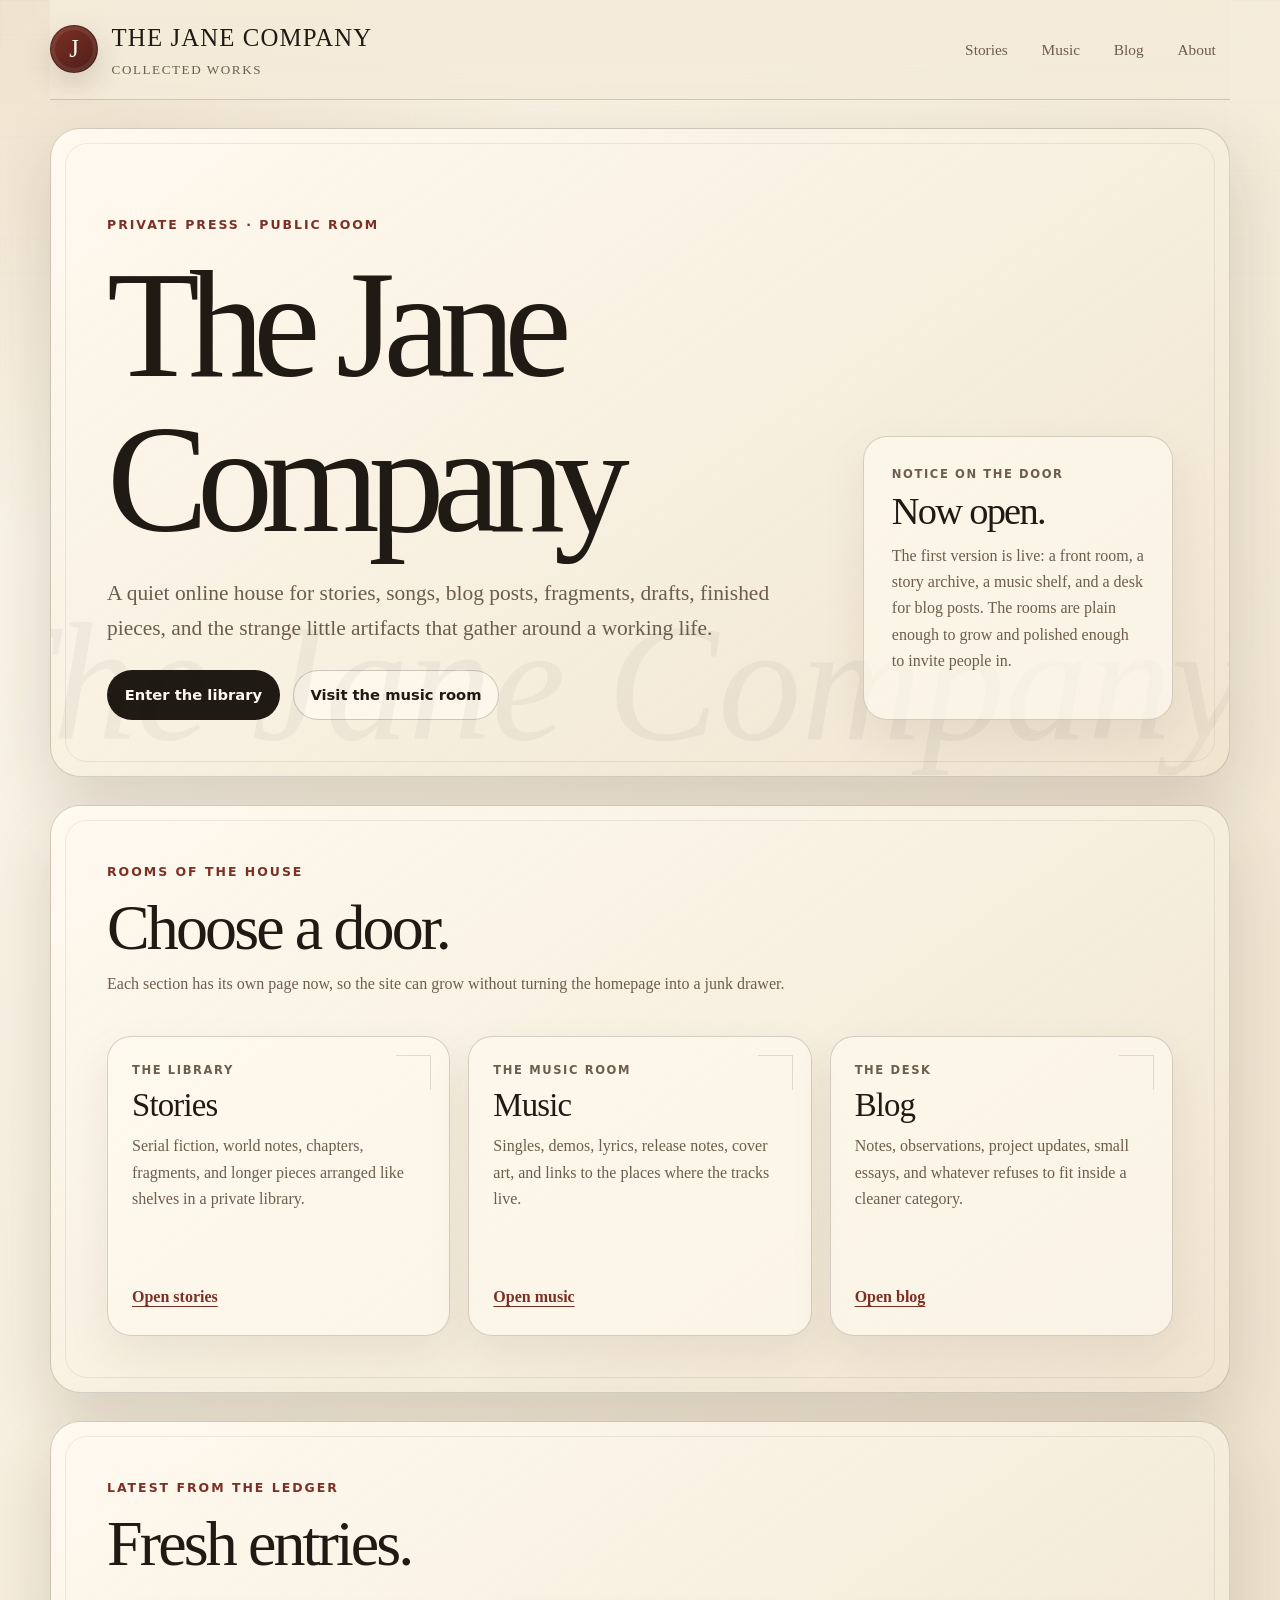
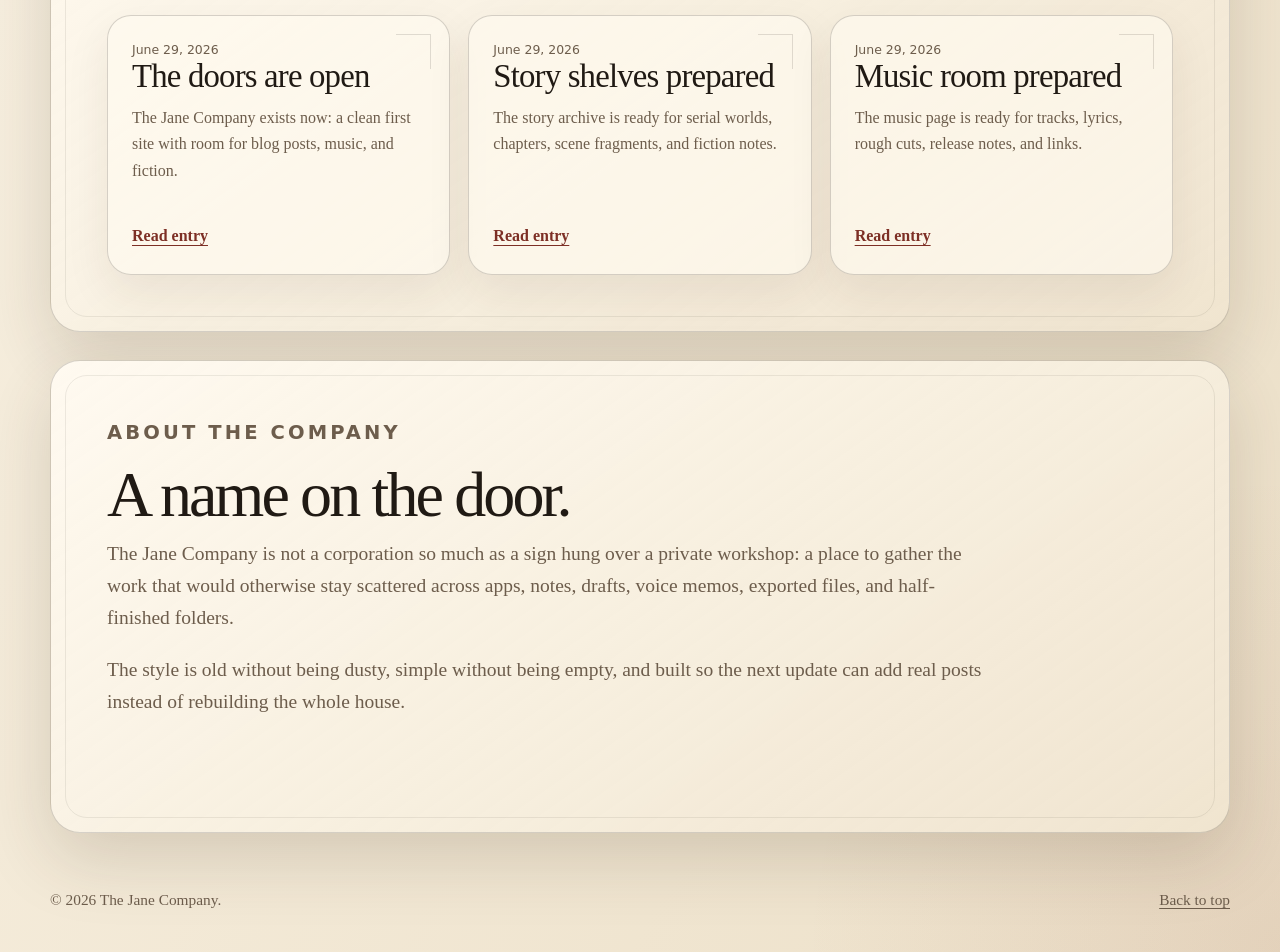
<file: index.html>
<!doctype html>
<html lang="en">
<head>
  <meta charset="utf-8" />
  <meta name="viewport" content="width=device-width, initial-scale=1" />
  <title>The Jane Company</title>
  <meta name="description" content="The Jane Company: stories, music, blog posts, notes, and collected works by Jane." />
  <meta name="theme-color" content="#efe6d2" />
  <link rel="stylesheet" href="styles.css" />
</head>
<body>
  <div class="site-shell">
    <header class="site-header" id="top">
      <a class="brand" href="index.html" aria-label="The Jane Company home">
        <span class="brand-mark">J</span>
        <span>
          <span class="brand-name">The Jane Company</span>
          <span class="brand-line">Collected works</span>
        </span>
      </a>

      <button class="menu-toggle" type="button" aria-label="Open navigation" aria-expanded="false">
        <span></span>
        <span></span>
      </button>

      <nav class="site-nav" aria-label="Primary navigation">
        <a href="stories/">Stories</a>
        <a href="music/">Music</a>
        <a href="blog/">Blog</a>
        <a href="#about">About</a>
      </nav>
    </header>

    <main>
      <section class="hero section-panel" aria-labelledby="hero-title">
        <div class="hero-copy">
          <p class="eyebrow">Private press · public room</p>
          <h1 id="hero-title">The Jane Company</h1>
          <p class="hero-text">
            A quiet online house for stories, songs, blog posts, fragments, drafts, finished pieces, and the strange little artifacts that gather around a working life.
          </p>
          <div class="hero-actions" aria-label="Featured links">
            <a class="button primary" href="stories/">Enter the library</a>
            <a class="button" href="music/">Visit the music room</a>
          </div>
        </div>

        <aside class="notice-card" aria-label="Current notice">
          <p class="notice-label">Notice on the door</p>
          <h2>Now open.</h2>
          <p>
            The first version is live: a front room, a story archive, a music shelf, and a desk for blog posts. The rooms are plain enough to grow and polished enough to invite people in.
          </p>
        </aside>
      </section>

      <section class="collection section-panel" aria-labelledby="rooms-title">
        <div class="section-heading">
          <p class="eyebrow">Rooms of the house</p>
          <h2 id="rooms-title">Choose a door.</h2>
          <p>Each section has its own page now, so the site can grow without turning the homepage into a junk drawer.</p>
        </div>

        <div class="card-grid feature-grid">
          <article class="work-card feature-card">
            <p class="card-kicker">The Library</p>
            <h3>Stories</h3>
            <p>
              Serial fiction, world notes, chapters, fragments, and longer pieces arranged like shelves in a private library.
            </p>
            <a href="stories/">Open stories</a>
          </article>

          <article class="work-card feature-card">
            <p class="card-kicker">The Music Room</p>
            <h3>Music</h3>
            <p>
              Singles, demos, lyrics, release notes, cover art, and links to the places where the tracks live.
            </p>
            <a href="music/">Open music</a>
          </article>

          <article class="work-card feature-card">
            <p class="card-kicker">The Desk</p>
            <h3>Blog</h3>
            <p>
              Notes, observations, project updates, small essays, and whatever refuses to fit inside a cleaner category.
            </p>
            <a href="blog/">Open blog</a>
          </article>
        </div>
      </section>

      <section class="ledger section-panel" aria-labelledby="ledger-title">
        <div class="section-heading">
          <p class="eyebrow">Latest from the ledger</p>
          <h2 id="ledger-title">Fresh entries.</h2>
        </div>

        <div class="post-list" data-post-list data-limit="3">
          <article class="post-card">
            <h3>Loading entries</h3>
            <p>The desk is opening the archive.</p>
          </article>
        </div>
      </section>

      <section class="about section-panel" id="about" aria-labelledby="about-title">
        <div class="section-heading narrow">
          <p class="eyebrow">About the company</p>
          <h2 id="about-title">A name on the door.</h2>
          <p>
            The Jane Company is not a corporation so much as a sign hung over a private workshop: a place to gather the work that would otherwise stay scattered across apps, notes, drafts, voice memos, exported files, and half-finished folders.
          </p>
          <p>
            The style is old without being dusty, simple without being empty, and built so the next update can add real posts instead of rebuilding the whole house.
          </p>
        </div>
      </section>
    </main>

    <footer class="site-footer">
      <p>© <span id="year"></span> The Jane Company.</p>
      <a href="#top">Back to top</a>
    </footer>
  </div>

  <script src="script.js"></script>
  <script src="supabase-config.js"></script>
  <script src="content-loader.js" data-posts-url="content/posts.json" data-post-base="post/"></script>
</body>
</html>
</file>
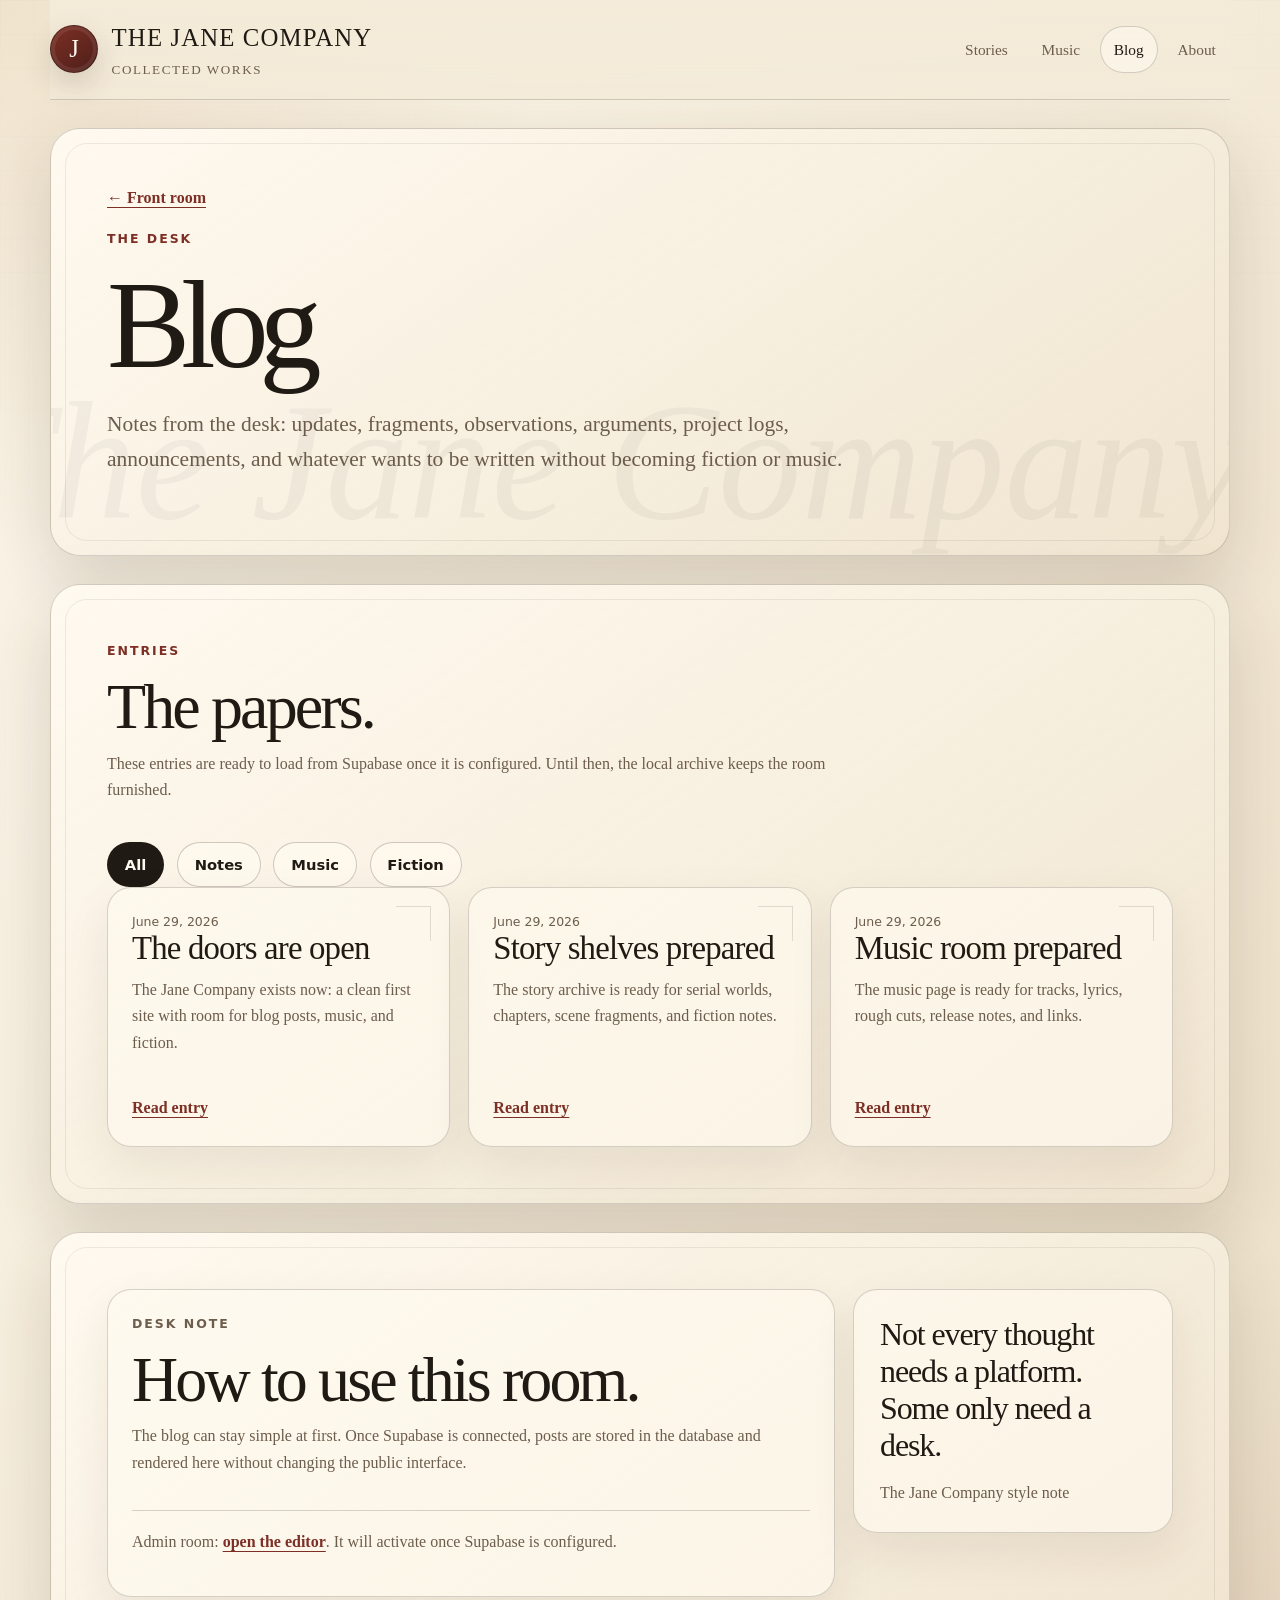
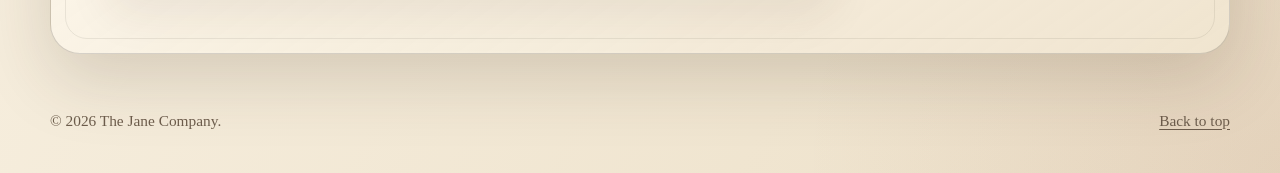
<file: blog/index.html>
<!doctype html>
<html lang="en">
<head>
  <meta charset="utf-8" />
  <meta name="viewport" content="width=device-width, initial-scale=1" />
  <title>Blog · The Jane Company</title>
  <meta name="description" content="Blog posts, notes, essays, updates, and observations from The Jane Company." />
  <meta name="theme-color" content="#efe6d2" />
  <link rel="stylesheet" href="../styles.css" />
</head>
<body>
  <div class="site-shell">
    <header class="site-header" id="top">
      <a class="brand" href="../" aria-label="The Jane Company home">
        <span class="brand-mark">J</span>
        <span>
          <span class="brand-name">The Jane Company</span>
          <span class="brand-line">Collected works</span>
        </span>
      </a>

      <button class="menu-toggle" type="button" aria-label="Open navigation" aria-expanded="false">
        <span></span>
        <span></span>
      </button>

      <nav class="site-nav" aria-label="Primary navigation">
        <a href="../stories/">Stories</a>
        <a href="../music/">Music</a>
        <a href="../blog/" aria-current="page">Blog</a>
        <a href="../#about">About</a>
      </nav>
    </header>

    <main>
      <section class="page-hero section-panel" aria-labelledby="blog-title">
        <div>
          <a class="back-link" href="../">← Front room</a>
          <p class="eyebrow">The Desk</p>
          <h1 id="blog-title">Blog</h1>
          <p class="hero-text">
            Notes from the desk: updates, fragments, observations, arguments, project logs, announcements, and whatever wants to be written without becoming fiction or music.
          </p>
        </div>
      </section>

      <section class="journal section-panel" aria-labelledby="entries-title">
        <div class="section-heading">
          <p class="eyebrow">Entries</p>
          <h2 id="entries-title">The papers.</h2>
          <p>These entries are ready to load from Supabase once it is configured. Until then, the local archive keeps the room furnished.</p>
        </div>

        <div class="filter-row" aria-label="Post filters">
          <button class="filter-button active" type="button" data-filter="all">All</button>
          <button class="filter-button" type="button" data-filter="notes">Notes</button>
          <button class="filter-button" type="button" data-filter="music">Music</button>
          <button class="filter-button" type="button" data-filter="fiction">Fiction</button>
        </div>

        <div class="post-list" id="post-list" data-post-list>
          <article class="post-card">
            <h3>Loading entries</h3>
            <p>The desk is opening the archive.</p>
          </article>
        </div>
      </section>

      <section class="section-panel split-layout" aria-labelledby="desk-note-title">
        <article class="essay-card">
          <p class="eyebrow">Desk note</p>
          <h2 id="desk-note-title">How to use this room.</h2>
          <p>
            The blog can stay simple at first. Once Supabase is connected, posts are stored in the database and rendered here without changing the public interface.
          </p>
          <p class="editorial-note">
            Admin room: <a href="../admin/">open the editor</a>. It will activate once Supabase is configured.
          </p>
        </article>

        <aside class="quote-card">
          <blockquote>Not every thought needs a platform. Some only need a desk.</blockquote>
          <cite>The Jane Company style note</cite>
        </aside>
      </section>
    </main>

    <footer class="site-footer">
      <p>© <span id="year"></span> The Jane Company.</p>
      <a href="#top">Back to top</a>
    </footer>
  </div>

  <script src="../script.js"></script>
  <script src="../supabase-config.js"></script>
  <script src="../content-loader.js" data-posts-url="../content/posts.json" data-post-base="../post/"></script>
</body>
</html>
</file>
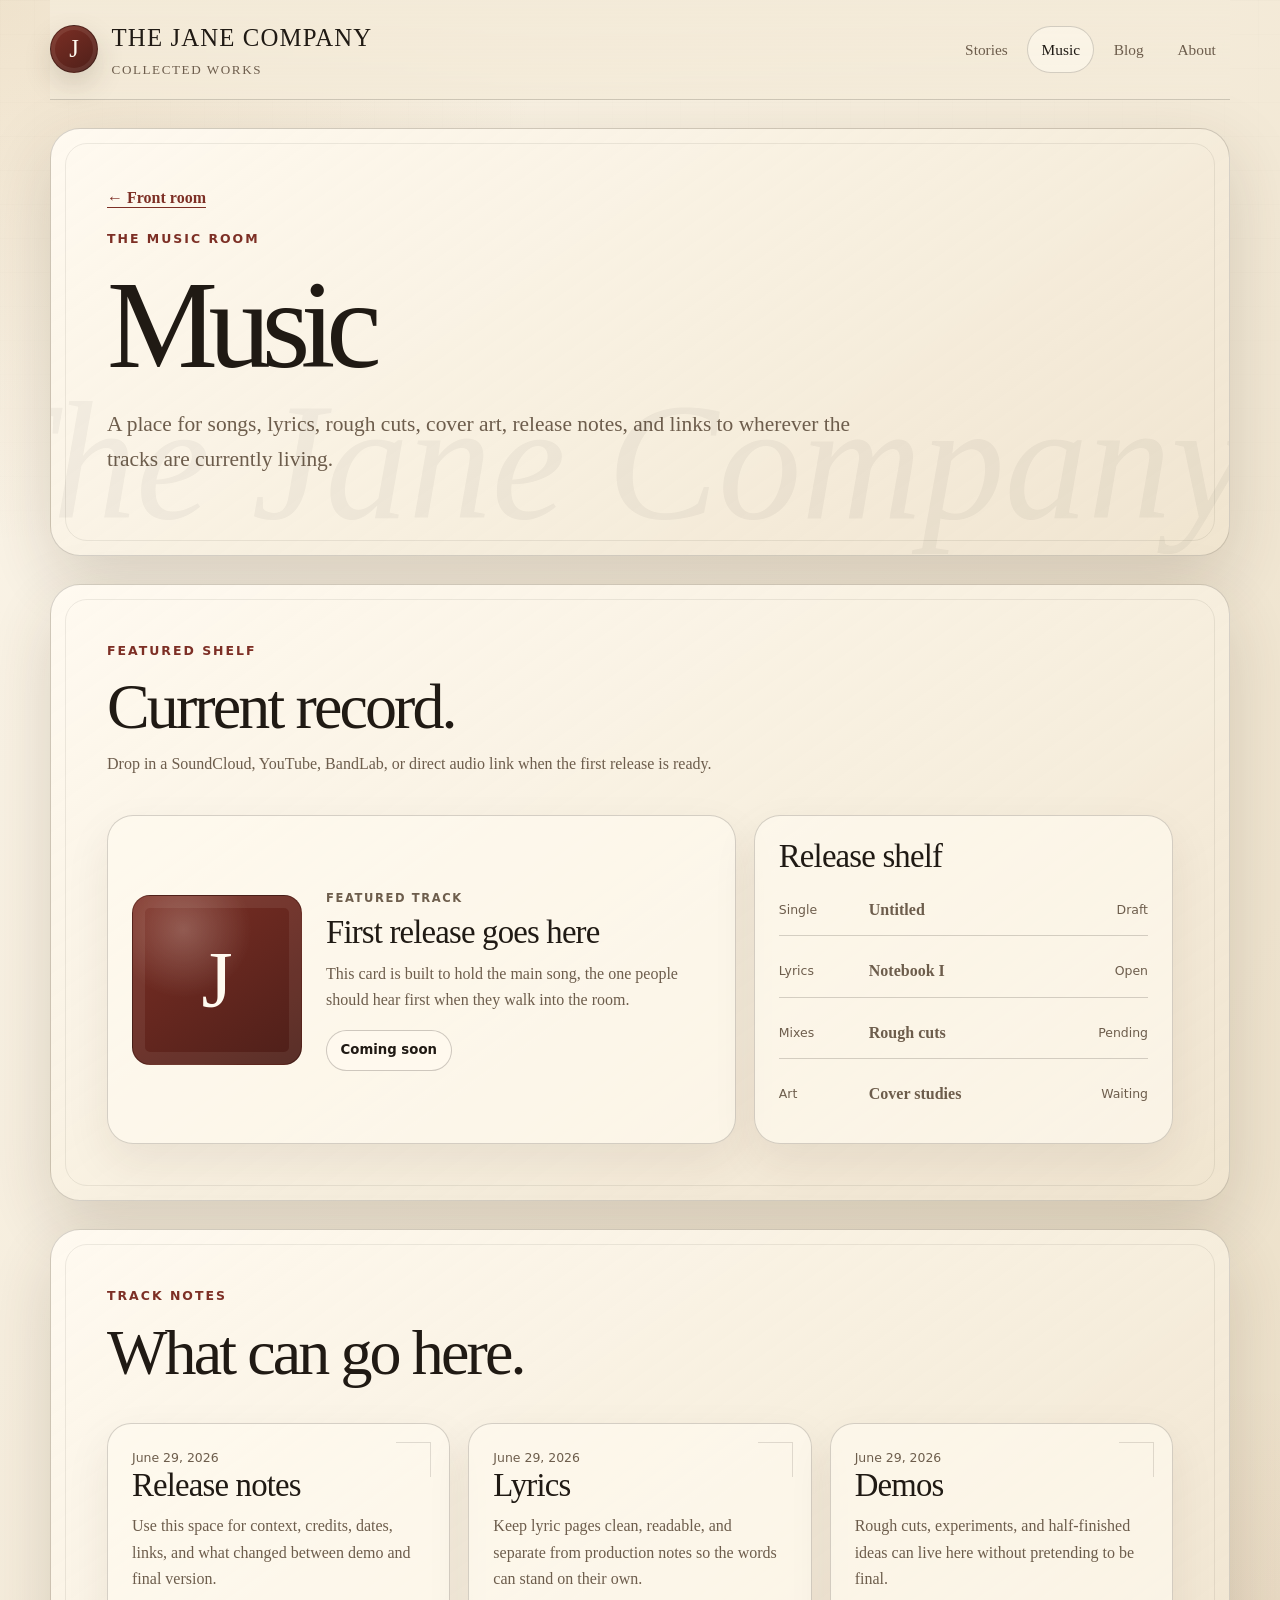
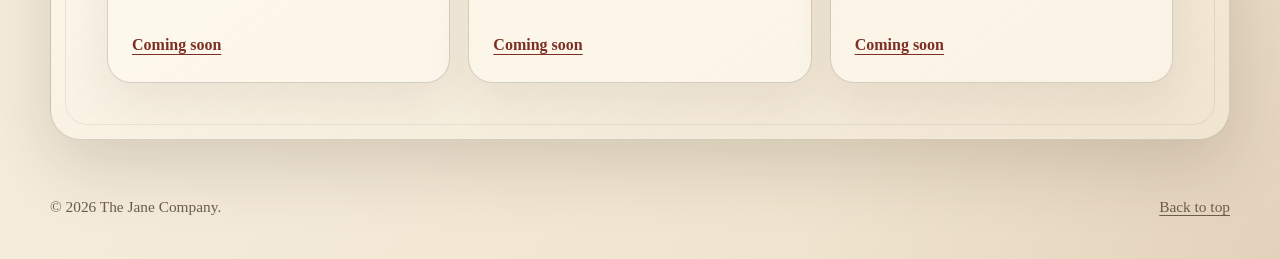
<file: music/index.html>
<!doctype html>
<html lang="en">
<head>
  <meta charset="utf-8" />
  <meta name="viewport" content="width=device-width, initial-scale=1" />
  <title>Music · The Jane Company</title>
  <meta name="description" content="Music, lyrics, demos, release notes, and recordings from The Jane Company." />
  <meta name="theme-color" content="#efe6d2" />
  <link rel="stylesheet" href="../styles.css" />
</head>
<body>
  <div class="site-shell">
    <header class="site-header" id="top">
      <a class="brand" href="../" aria-label="The Jane Company home">
        <span class="brand-mark">J</span>
        <span>
          <span class="brand-name">The Jane Company</span>
          <span class="brand-line">Collected works</span>
        </span>
      </a>

      <button class="menu-toggle" type="button" aria-label="Open navigation" aria-expanded="false">
        <span></span>
        <span></span>
      </button>

      <nav class="site-nav" aria-label="Primary navigation">
        <a href="../stories/">Stories</a>
        <a href="../music/" aria-current="page">Music</a>
        <a href="../blog/">Blog</a>
        <a href="../#about">About</a>
      </nav>
    </header>

    <main>
      <section class="page-hero section-panel" aria-labelledby="music-title">
        <div>
          <a class="back-link" href="../">← Front room</a>
          <p class="eyebrow">The Music Room</p>
          <h1 id="music-title">Music</h1>
          <p class="hero-text">
            A place for songs, lyrics, rough cuts, cover art, release notes, and links to wherever the tracks are currently living.
          </p>
        </div>
      </section>

      <section class="music section-panel" aria-labelledby="featured-track-title">
        <div class="section-heading">
          <p class="eyebrow">Featured shelf</p>
          <h2 id="featured-track-title">Current record.</h2>
          <p>Drop in a SoundCloud, YouTube, BandLab, or direct audio link when the first release is ready.</p>
        </div>

        <div class="music-board">
          <article class="record-card">
            <div class="record-art" aria-hidden="true"><span>J</span></div>
            <div>
              <p class="card-kicker">Featured track</p>
              <h3>First release goes here</h3>
              <p>
                This card is built to hold the main song, the one people should hear first when they walk into the room.
              </p>
              <a class="button small" href="#">Coming soon</a>
            </div>
          </article>

          <div class="music-notes">
            <h3>Release shelf</h3>
            <ul>
              <li><span>Single</span><strong>Untitled</strong><em>Draft</em></li>
              <li><span>Lyrics</span><strong>Notebook I</strong><em>Open</em></li>
              <li><span>Mixes</span><strong>Rough cuts</strong><em>Pending</em></li>
              <li><span>Art</span><strong>Cover studies</strong><em>Waiting</em></li>
            </ul>
          </div>
        </div>
      </section>

      <section class="section-panel" aria-labelledby="music-notes-title">
        <div class="section-heading">
          <p class="eyebrow">Track notes</p>
          <h2 id="music-notes-title">What can go here.</h2>
        </div>

        <div class="post-list">
          <article class="post-card">
            <time datetime="2026-06-29">June 29, 2026</time>
            <h3>Release notes</h3>
            <p>Use this space for context, credits, dates, links, and what changed between demo and final version.</p>
            <a href="#">Coming soon</a>
          </article>

          <article class="post-card">
            <time datetime="2026-06-29">June 29, 2026</time>
            <h3>Lyrics</h3>
            <p>Keep lyric pages clean, readable, and separate from production notes so the words can stand on their own.</p>
            <a href="#">Coming soon</a>
          </article>

          <article class="post-card">
            <time datetime="2026-06-29">June 29, 2026</time>
            <h3>Demos</h3>
            <p>Rough cuts, experiments, and half-finished ideas can live here without pretending to be final.</p>
            <a href="#">Coming soon</a>
          </article>
        </div>
      </section>
    </main>

    <footer class="site-footer">
      <p>© <span id="year"></span> The Jane Company.</p>
      <a href="#top">Back to top</a>
    </footer>
  </div>

  <script src="../script.js"></script>
</body>
</html>
</file>
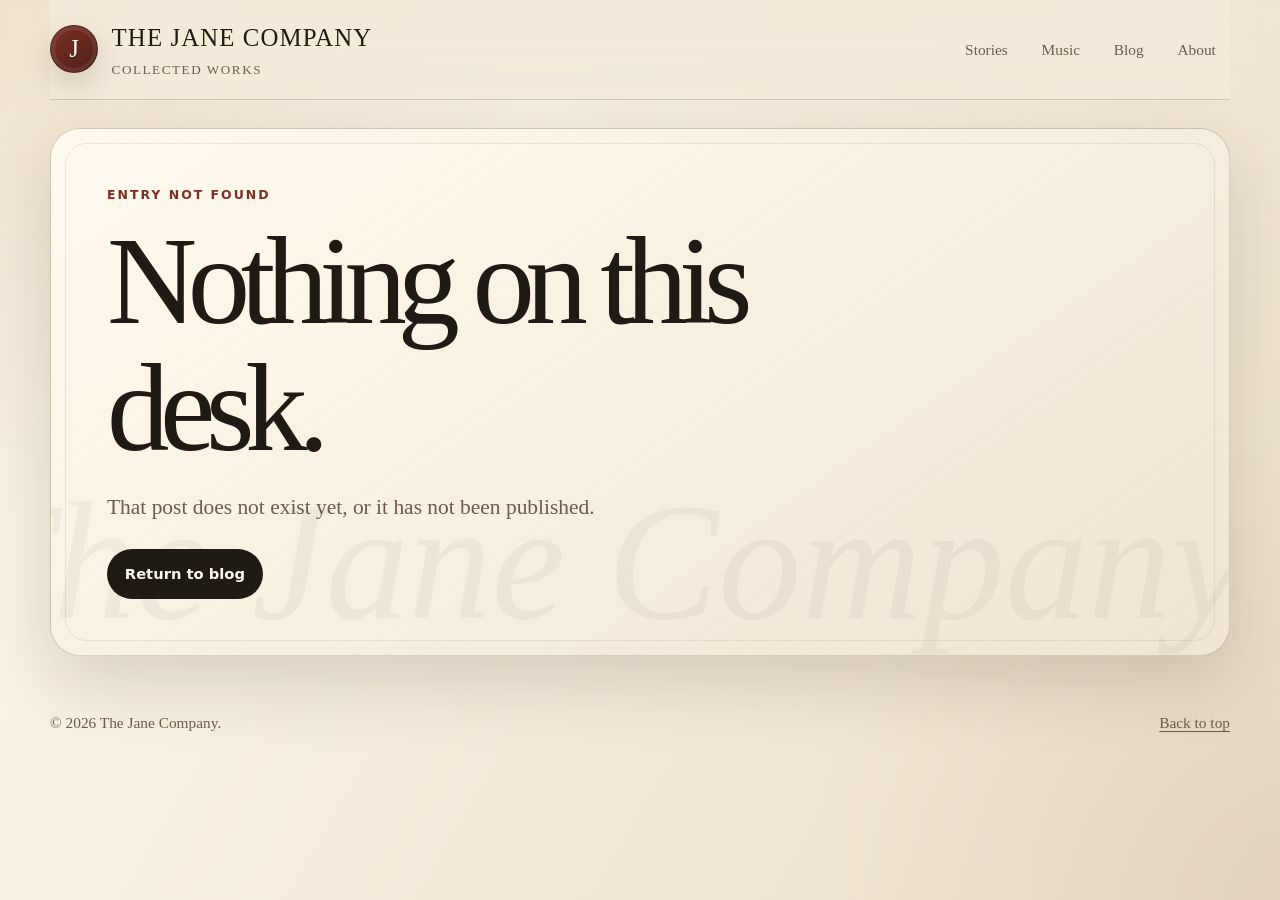
<file: post/index.html>
<!doctype html>
<html lang="en">
<head>
  <meta charset="utf-8" />
  <meta name="viewport" content="width=device-width, initial-scale=1" />
  <title>Entry · The Jane Company</title>
  <meta name="description" content="A blog entry from The Jane Company." />
  <meta name="theme-color" content="#efe6d2" />
  <link rel="stylesheet" href="../styles.css" />
</head>
<body>
  <div class="site-shell">
    <header class="site-header" id="top">
      <a class="brand" href="../" aria-label="The Jane Company home">
        <span class="brand-mark">J</span>
        <span>
          <span class="brand-name">The Jane Company</span>
          <span class="brand-line">Collected works</span>
        </span>
      </a>

      <button class="menu-toggle" type="button" aria-label="Open navigation" aria-expanded="false">
        <span></span>
        <span></span>
      </button>

      <nav class="site-nav" aria-label="Primary navigation">
        <a href="../stories/">Stories</a>
        <a href="../music/">Music</a>
        <a href="../blog/">Blog</a>
        <a href="../#about">About</a>
      </nav>
    </header>

    <main>
      <article class="page-hero section-panel" data-post-detail>
        <div>
          <a class="back-link" href="../blog/">← Back to blog</a>
          <p class="eyebrow">Opening file</p>
          <h1>Loading entry.</h1>
          <p class="hero-text">The desk is opening the archive.</p>
        </div>
      </article>
    </main>

    <footer class="site-footer">
      <p>© <span id="year"></span> The Jane Company.</p>
      <a href="#top">Back to top</a>
    </footer>
  </div>

  <script src="../script.js"></script>
  <script src="../supabase-config.js"></script>
  <script src="../content-loader.js" data-posts-url="../content/posts.json" data-post-base="../post/"></script>
</body>
</html>
</file>
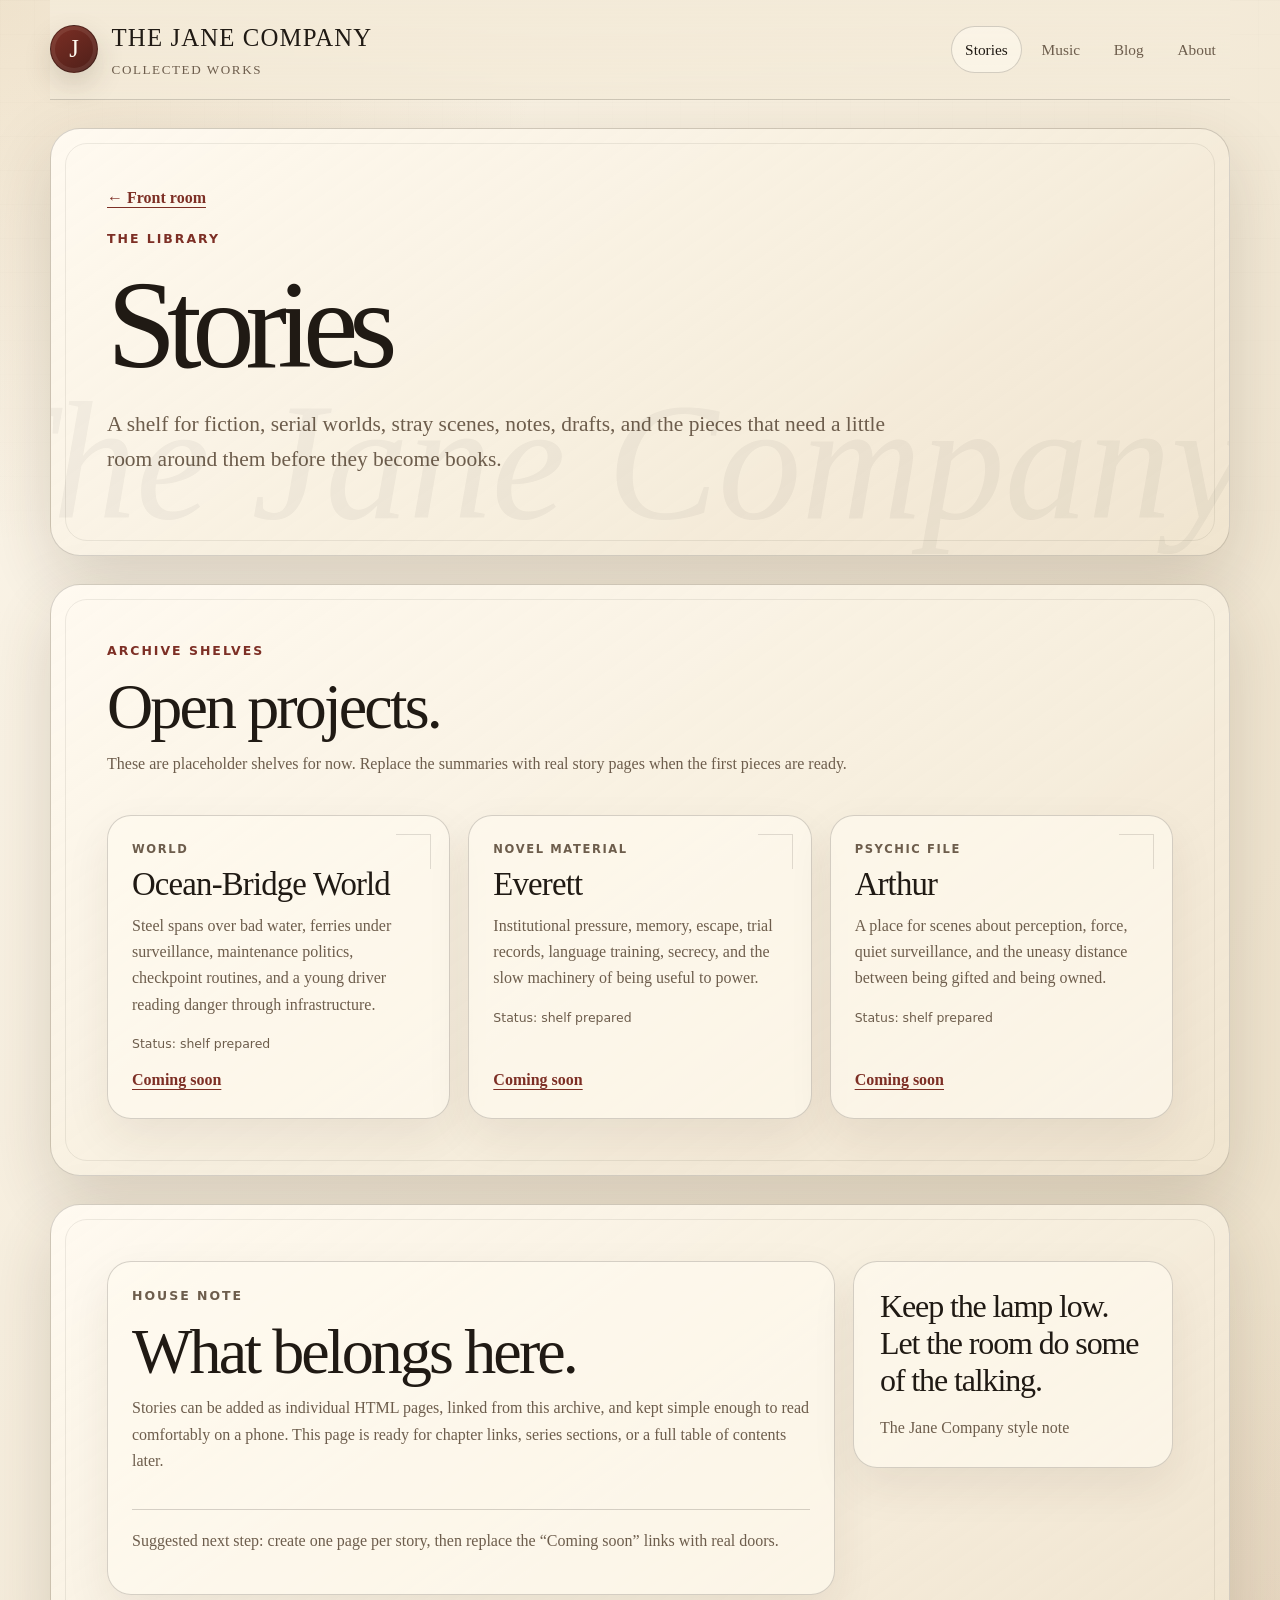
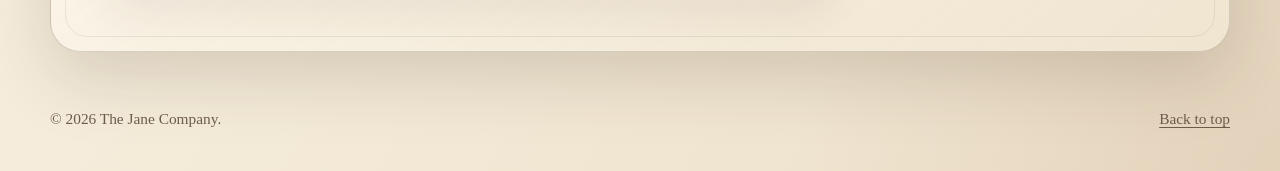
<file: stories/index.html>
<!doctype html>
<html lang="en">
<head>
  <meta charset="utf-8" />
  <meta name="viewport" content="width=device-width, initial-scale=1" />
  <title>Stories · The Jane Company</title>
  <meta name="description" content="Stories, worlds, fragments, and serial fiction from The Jane Company." />
  <meta name="theme-color" content="#efe6d2" />
  <link rel="stylesheet" href="../styles.css" />
</head>
<body>
  <div class="site-shell">
    <header class="site-header" id="top">
      <a class="brand" href="../" aria-label="The Jane Company home">
        <span class="brand-mark">J</span>
        <span>
          <span class="brand-name">The Jane Company</span>
          <span class="brand-line">Collected works</span>
        </span>
      </a>

      <button class="menu-toggle" type="button" aria-label="Open navigation" aria-expanded="false">
        <span></span>
        <span></span>
      </button>

      <nav class="site-nav" aria-label="Primary navigation">
        <a href="../stories/" aria-current="page">Stories</a>
        <a href="../music/">Music</a>
        <a href="../blog/">Blog</a>
        <a href="../#about">About</a>
      </nav>
    </header>

    <main>
      <section class="page-hero section-panel" aria-labelledby="stories-title">
        <div>
          <a class="back-link" href="../">← Front room</a>
          <p class="eyebrow">The Library</p>
          <h1 id="stories-title">Stories</h1>
          <p class="hero-text">
            A shelf for fiction, serial worlds, stray scenes, notes, drafts, and the pieces that need a little room around them before they become books.
          </p>
        </div>
      </section>

      <section class="section-panel" aria-labelledby="archive-title">
        <div class="section-heading">
          <p class="eyebrow">Archive shelves</p>
          <h2 id="archive-title">Open projects.</h2>
          <p>These are placeholder shelves for now. Replace the summaries with real story pages when the first pieces are ready.</p>
        </div>

        <div class="archive-grid">
          <article class="archive-card">
            <p class="card-kicker">World</p>
            <h3>Ocean-Bridge World</h3>
            <p>
              Steel spans over bad water, ferries under surveillance, maintenance politics, checkpoint routines, and a young driver reading danger through infrastructure.
            </p>
            <p class="meta-line">Status: shelf prepared</p>
            <a href="#">Coming soon</a>
          </article>

          <article class="archive-card">
            <p class="card-kicker">Novel material</p>
            <h3>Everett</h3>
            <p>
              Institutional pressure, memory, escape, trial records, language training, secrecy, and the slow machinery of being useful to power.
            </p>
            <p class="meta-line">Status: shelf prepared</p>
            <a href="#">Coming soon</a>
          </article>

          <article class="archive-card">
            <p class="card-kicker">Psychic file</p>
            <h3>Arthur</h3>
            <p>
              A place for scenes about perception, force, quiet surveillance, and the uneasy distance between being gifted and being owned.
            </p>
            <p class="meta-line">Status: shelf prepared</p>
            <a href="#">Coming soon</a>
          </article>
        </div>
      </section>

      <section class="section-panel split-layout" aria-labelledby="library-note-title">
        <article class="essay-card">
          <p class="eyebrow">House note</p>
          <h2 id="library-note-title">What belongs here.</h2>
          <p>
            Stories can be added as individual HTML pages, linked from this archive, and kept simple enough to read comfortably on a phone. This page is ready for chapter links, series sections, or a full table of contents later.
          </p>
          <p class="editorial-note">
            Suggested next step: create one page per story, then replace the “Coming soon” links with real doors.
          </p>
        </article>

        <aside class="quote-card">
          <blockquote>Keep the lamp low. Let the room do some of the talking.</blockquote>
          <cite>The Jane Company style note</cite>
        </aside>
      </section>
    </main>

    <footer class="site-footer">
      <p>© <span id="year"></span> The Jane Company.</p>
      <a href="#top">Back to top</a>
    </footer>
  </div>

  <script src="../script.js"></script>
</body>
</html>
</file>
<file: styles.css>
:root {
  --paper: #f3ead8;
  --paper-deep: #e2d0ae;
  --ink: #201a14;
  --muted: #6d5d4c;
  --line: rgba(32, 26, 20, 0.18);
  --line-strong: rgba(32, 26, 20, 0.32);
  --shadow: rgba(61, 43, 25, 0.17);
  --seal: #7d2f25;
  --seal-dark: #4d1f19;
  --cream: #fffaf0;
  --gold: #b68a46;
  --max-width: 1180px;
}

* { box-sizing: border-box; }

html { scroll-behavior: smooth; }

body {
  margin: 0;
  min-height: 100vh;
  color: var(--ink);
  background:
    radial-gradient(circle at top left, rgba(182, 138, 70, 0.18), transparent 34rem),
    radial-gradient(circle at bottom right, rgba(125, 47, 37, 0.08), transparent 30rem),
    linear-gradient(120deg, rgba(255, 250, 240, 0.78), rgba(231, 216, 188, 0.58)),
    var(--paper);
  font-family: Georgia, "Times New Roman", serif;
  line-height: 1.65;
}

body::before {
  content: "";
  position: fixed;
  inset: 0;
  pointer-events: none;
  opacity: 0.23;
  background-image:
    linear-gradient(rgba(32, 26, 20, 0.05) 1px, transparent 1px),
    linear-gradient(90deg, rgba(32, 26, 20, 0.035) 1px, transparent 1px);
  background-size: 34px 34px;
  mask-image: linear-gradient(to bottom, black, transparent 92%);
}

body::after {
  content: "";
  position: fixed;
  inset: 0;
  pointer-events: none;
  opacity: 0.2;
  background-image: radial-gradient(rgba(32, 26, 20, 0.13) 0.7px, transparent 0.7px);
  background-size: 6px 6px;
  mix-blend-mode: multiply;
}

a { color: inherit; text-decoration-thickness: 1px; text-underline-offset: 0.22em; }
button, a { -webkit-tap-highlight-color: transparent; }
img, svg { max-width: 100%; }

.site-shell {
  position: relative;
  z-index: 1;
  width: min(var(--max-width), calc(100% - 32px));
  margin: 0 auto;
}

.site-header {
  position: sticky;
  top: 0;
  z-index: 20;
  display: flex;
  align-items: center;
  justify-content: space-between;
  gap: 1rem;
  padding: 18px 0;
  background: linear-gradient(to bottom, rgba(243, 234, 216, 0.98), rgba(243, 234, 216, 0.86));
  backdrop-filter: blur(16px);
  border-bottom: 1px solid var(--line);
}

.brand {
  display: inline-flex;
  align-items: center;
  gap: 0.85rem;
  text-decoration: none;
}

.brand-mark {
  display: grid;
  place-items: center;
  width: 48px;
  height: 48px;
  border: 1px solid rgba(32, 26, 20, 0.35);
  background: linear-gradient(145deg, var(--seal), var(--seal-dark));
  color: var(--cream);
  border-radius: 50%;
  font-size: 1.55rem;
  line-height: 1;
  box-shadow: 0 12px 28px var(--shadow), inset 0 0 0 4px rgba(255, 250, 240, 0.08);
}

.brand-name, .brand-line { display: block; }
.brand-name { font-size: clamp(1.15rem, 2vw, 1.55rem); letter-spacing: 0.045em; text-transform: uppercase; }
.brand-line { color: var(--muted); font-size: 0.82rem; letter-spacing: 0.12em; text-transform: uppercase; }

.site-nav { display: flex; align-items: center; gap: 0.35rem; }
.site-nav a {
  padding: 0.62rem 0.82rem;
  color: var(--muted);
  border: 1px solid transparent;
  border-radius: 999px;
  text-decoration: none;
  font-size: 0.96rem;
}
.site-nav a:hover,
.site-nav a:focus-visible,
.site-nav a[aria-current="page"] {
  color: var(--ink);
  border-color: var(--line);
  background: rgba(255, 250, 240, 0.58);
  outline: none;
}

.menu-toggle {
  display: none;
  width: 46px;
  height: 42px;
  border: 1px solid var(--line);
  border-radius: 999px;
  background: rgba(255, 250, 240, 0.7);
}
.menu-toggle span { display: block; width: 19px; height: 1px; margin: 6px auto; background: var(--ink); }

.section-panel {
  position: relative;
  margin: 28px 0;
  padding: clamp(24px, 5vw, 56px);
  border: 1px solid var(--line);
  border-radius: 30px;
  background:
    linear-gradient(145deg, rgba(255, 250, 240, 0.86), rgba(231, 216, 188, 0.62)),
    var(--cream);
  box-shadow: 0 24px 70px var(--shadow);
  overflow: hidden;
}
.section-panel::after {
  content: "";
  position: absolute;
  inset: 14px;
  border: 1px solid rgba(32, 26, 20, 0.08);
  border-radius: 22px;
  pointer-events: none;
}

.hero {
  display: grid;
  grid-template-columns: minmax(0, 1.45fr) minmax(280px, 0.65fr);
  align-items: end;
  gap: clamp(24px, 5vw, 64px);
  min-height: 620px;
  padding-top: clamp(42px, 8vw, 86px);
}
.hero::before, .page-hero::before {
  content: "The Jane Company";
  position: absolute;
  right: -1rem;
  bottom: -2.8rem;
  color: rgba(32, 26, 20, 0.045);
  font-size: clamp(4.5rem, 13vw, 11rem);
  font-style: italic;
  white-space: nowrap;
  pointer-events: none;
}
.page-hero { min-height: 420px; display: grid; align-items: end; }
.page-hero .hero-text { max-width: 780px; }

.eyebrow {
  margin: 0 0 0.8rem;
  color: var(--seal);
  font-size: 0.78rem;
  font-family: ui-sans-serif, system-ui, -apple-system, BlinkMacSystemFont, "Segoe UI", sans-serif;
  font-weight: 800;
  letter-spacing: 0.16em;
  text-transform: uppercase;
}

h1, h2, h3, p { margin-top: 0; }
h1, h2, h3 { line-height: 1.02; font-weight: 500; }
h1 { max-width: 12ch; margin-bottom: 1.1rem; font-size: clamp(4rem, 12vw, 9.5rem); letter-spacing: -0.075em; }
.page-hero h1 { max-width: 13ch; font-size: clamp(3.8rem, 10vw, 7.8rem); }
h2 { margin-bottom: 0.7rem; font-size: clamp(2.2rem, 5vw, 4.6rem); letter-spacing: -0.045em; }
h3 { margin-bottom: 0.7rem; font-size: clamp(1.35rem, 3vw, 2.05rem); letter-spacing: -0.025em; }

.hero-text { max-width: 700px; color: var(--muted); font-size: clamp(1.05rem, 2vw, 1.34rem); }
.hero-actions, .filter-row { display: flex; flex-wrap: wrap; gap: 0.8rem; margin-top: 1.5rem; }

.button, .filter-button {
  display: inline-flex;
  align-items: center;
  justify-content: center;
  min-height: 45px;
  padding: 0.72rem 1.05rem;
  border: 1px solid rgba(32, 26, 20, 0.22);
  border-radius: 999px;
  background: rgba(255, 250, 240, 0.76);
  color: var(--ink);
  font-family: ui-sans-serif, system-ui, -apple-system, BlinkMacSystemFont, "Segoe UI", sans-serif;
  font-size: 0.92rem;
  font-weight: 800;
  text-decoration: none;
  cursor: pointer;
}
.button:hover, .filter-button:hover { transform: translateY(-1px); }
.button.primary, .filter-button.active { border-color: transparent; background: var(--ink); color: var(--cream); }
.button.small { min-height: 38px; padding: 0.54rem 0.85rem; font-size: 0.83rem; }

.notice-card, .work-card, .record-card, .music-notes, .post-card, .archive-card, .essay-card, .quote-card {
  position: relative;
  border: 1px solid var(--line);
  background: rgba(255, 250, 240, 0.64);
  box-shadow: 0 18px 45px rgba(61, 43, 25, 0.08);
}
.notice-card { padding: 28px; border-radius: 24px; }
.notice-label, .card-kicker {
  margin-bottom: 0.55rem;
  color: var(--muted);
  font-family: ui-sans-serif, system-ui, -apple-system, BlinkMacSystemFont, "Segoe UI", sans-serif;
  font-size: 0.72rem;
  font-weight: 800;
  letter-spacing: 0.14em;
  text-transform: uppercase;
}
.notice-card h2 { font-size: clamp(1.8rem, 3vw, 2.45rem); }

.section-heading { max-width: 760px; margin-bottom: clamp(22px, 4vw, 38px); }
.section-heading p:last-child, .work-card p, .record-card p, .music-notes li, .post-card p, .archive-card p, .essay-card p, .quote-card p, .about p, .notice-card p:last-child { color: var(--muted); }
.section-heading.narrow { max-width: 880px; }

.card-grid, .post-list, .archive-grid {
  display: grid;
  grid-template-columns: repeat(3, minmax(0, 1fr));
  gap: 18px;
}
.work-card, .post-card, .archive-card, .essay-card {
  display: flex;
  flex-direction: column;
  min-height: 260px;
  padding: 24px;
  border-radius: 24px;
}
.work-card a, .post-card a, .archive-card a, .essay-card a { margin-top: auto; color: var(--seal); font-weight: 700; }
.feature-card { min-height: 300px; }

.music-board {
  display: grid;
  grid-template-columns: minmax(0, 1.2fr) minmax(280px, 0.8fr);
  gap: 18px;
}
.record-card {
  display: grid;
  grid-template-columns: 170px minmax(0, 1fr);
  gap: 24px;
  align-items: center;
  padding: 24px;
  border-radius: 26px;
}
.record-art {
  display: grid;
  place-items: center;
  aspect-ratio: 1;
  border: 1px solid rgba(32, 26, 20, 0.22);
  border-radius: 18px;
  background:
    radial-gradient(circle at 30% 20%, rgba(255, 250, 240, 0.23), transparent 38%),
    linear-gradient(145deg, var(--seal), var(--seal-dark));
  color: var(--cream);
  box-shadow: inset 0 0 0 12px rgba(255, 250, 240, 0.07);
}
.record-art span { font-size: 5rem; line-height: 1; }
.music-notes { padding: 24px; border-radius: 26px; }
.music-notes ul { display: grid; gap: 10px; margin: 0; padding: 0; list-style: none; }
.music-notes li {
  display: grid;
  grid-template-columns: 80px 1fr auto;
  gap: 10px;
  align-items: center;
  padding: 12px 0;
  border-bottom: 1px solid var(--line);
}
.music-notes li:last-child { border-bottom: 0; }
.music-notes span, .music-notes em, time, .meta-line {
  color: var(--muted);
  font-family: ui-sans-serif, system-ui, -apple-system, BlinkMacSystemFont, "Segoe UI", sans-serif;
  font-size: 0.78rem;
  font-style: normal;
}

.post-card.is-hidden { display: none; }
.about { min-height: 360px; display: grid; align-items: center; }
.about p, .essay-body p { font-size: clamp(1.05rem, 2vw, 1.22rem); }

.archive-card::before, .feature-card::before, .post-card::before {
  content: "";
  position: absolute;
  top: 18px;
  right: 18px;
  width: 34px;
  height: 34px;
  border-top: 1px solid var(--line-strong);
  border-right: 1px solid var(--line-strong);
  opacity: 0.42;
}

.split-layout {
  display: grid;
  grid-template-columns: minmax(0, 1fr) 320px;
  gap: 18px;
  align-items: start;
}
.essay-card { min-height: 0; }
.essay-card + .essay-card { margin-top: 18px; }
.quote-card { padding: 26px; border-radius: 24px; }
.quote-card blockquote { margin: 0; font-size: clamp(1.35rem, 3vw, 2rem); line-height: 1.16; letter-spacing: -0.035em; }
.quote-card cite { display: block; margin-top: 1rem; color: var(--muted); font-style: normal; }

.editorial-note {
  padding: 18px 0 0;
  margin-top: 18px;
  border-top: 1px solid var(--line);
  color: var(--muted);
}
.back-link { display: inline-block; margin-bottom: 1.1rem; color: var(--seal); font-weight: 700; }

.site-footer {
  display: flex;
  align-items: center;
  justify-content: space-between;
  gap: 1rem;
  padding: 26px 0 40px;
  color: var(--muted);
  font-size: 0.96rem;
}
.site-footer p { margin: 0; }

@media (max-width: 900px) {
  .site-shell { width: min(100% - 22px, var(--max-width)); }
  .menu-toggle { display: inline-block; }
  .site-nav {
    position: absolute;
    top: calc(100% + 8px);
    right: 0;
    display: none;
    width: min(280px, calc(100vw - 28px));
    padding: 10px;
    border: 1px solid var(--line);
    border-radius: 18px;
    background: rgba(255, 250, 240, 0.96);
    box-shadow: 0 18px 45px var(--shadow);
  }
  .site-nav.open { display: grid; }
  .site-nav a { border-radius: 12px; }
  .hero, .music-board, .record-card, .split-layout { grid-template-columns: 1fr; }
  .hero { min-height: unset; }
  .card-grid, .post-list, .archive-grid { grid-template-columns: 1fr; }
  .record-art { width: min(210px, 100%); }
  .music-notes li { grid-template-columns: 1fr; }
}

@media (max-width: 520px) {
  .site-header { align-items: flex-start; }
  .brand-mark { width: 42px; height: 42px; font-size: 1.35rem; }
  .brand-line { font-size: 0.68rem; }
  .section-panel { margin: 18px 0; border-radius: 22px; }
  .section-panel::after { inset: 9px; border-radius: 16px; }
  h1 { font-size: clamp(3.45rem, 18vw, 5.8rem); }
  .page-hero h1 { font-size: clamp(3.2rem, 17vw, 5.2rem); }
  .hero-actions, .filter-row, .site-footer { align-items: stretch; flex-direction: column; }
  .button, .filter-button { width: 100%; }
}
</file>
